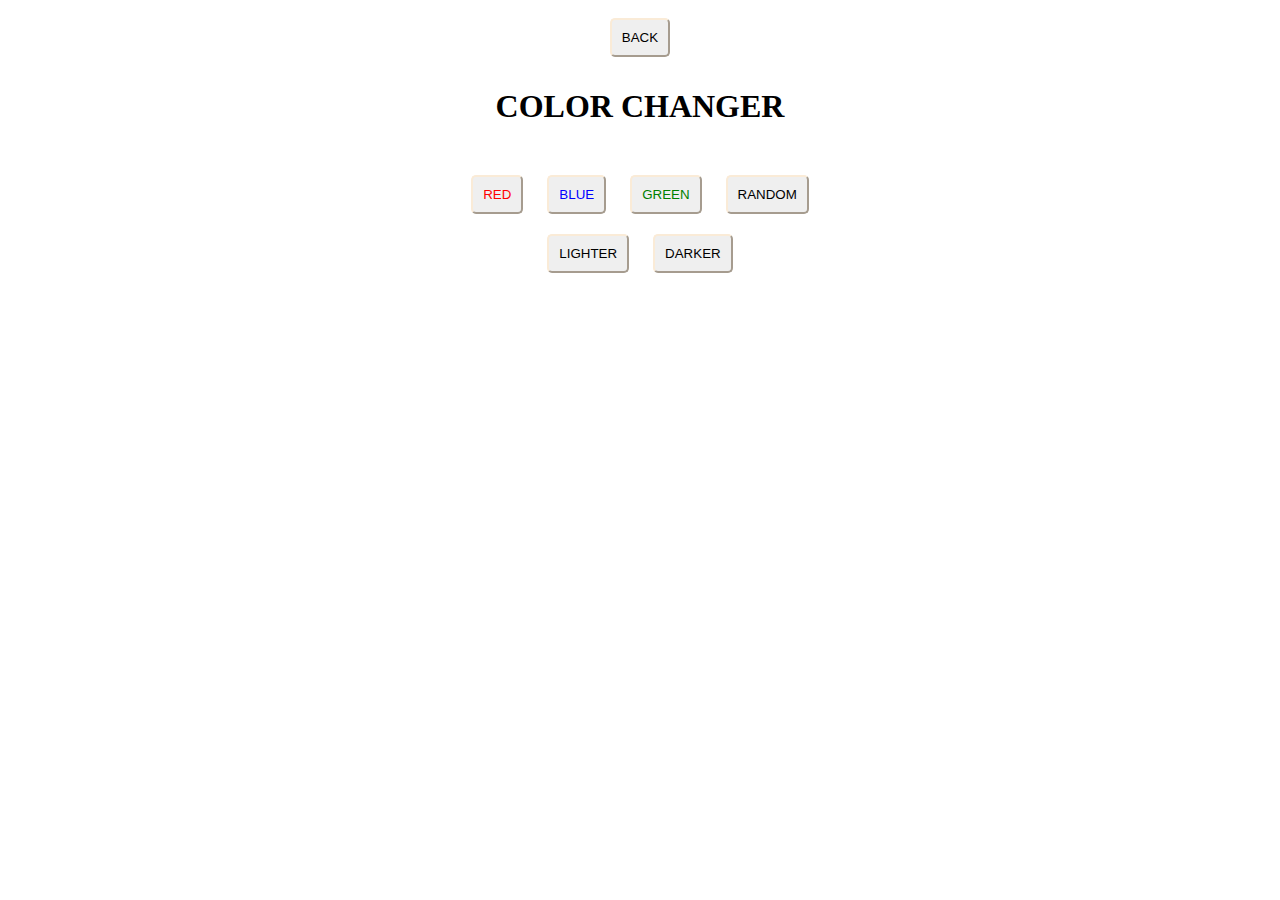
<file: color changer/index.html>
<!DOCTYPE html>
<html>
    <head>
        <title>first project</title>
        <style>
            html{
                text-align: center;
            }

            button{
                text-transform: uppercase;
                border-radius: 5px;
                border: 2px antiquewhite outset;
                padding: 10px;
                margin: 10px;
                width: auto;
            }

            button:hover{
                border: 1px paleturquoise inset;
            }

            .red{
                color: red;
            }

            .blue{
                color: blue;
            }

            .green{
                color: green;
            }

            .ran{
                color: black;
            }

            body{
                background-color: white;
            }


        </style>
    </head>
    <body>
        
    <button class="bt" onclick="window.history.back()">BACK</button>
    
        <h1 margin_left="50px" padding="10px" fontfamily="cursive">COLOR CHANGER</h1>
        <br>
        <button class="red" onclick="set('red');">red</button>
        <button class="blue"  onclick="set('blue');">blue</button>
        <button class="green"  onclick="set('green');">green</button>
        <button class="ran"  onclick= "random()">random</button>
        <br>
        <button class="lighter"  onclick= "lighter()">lighter</button>
        <button class="darker"  onclick= "darker()">darker</button>
        <script src="canvas.js"></script>
    </body>
</html>
</file>
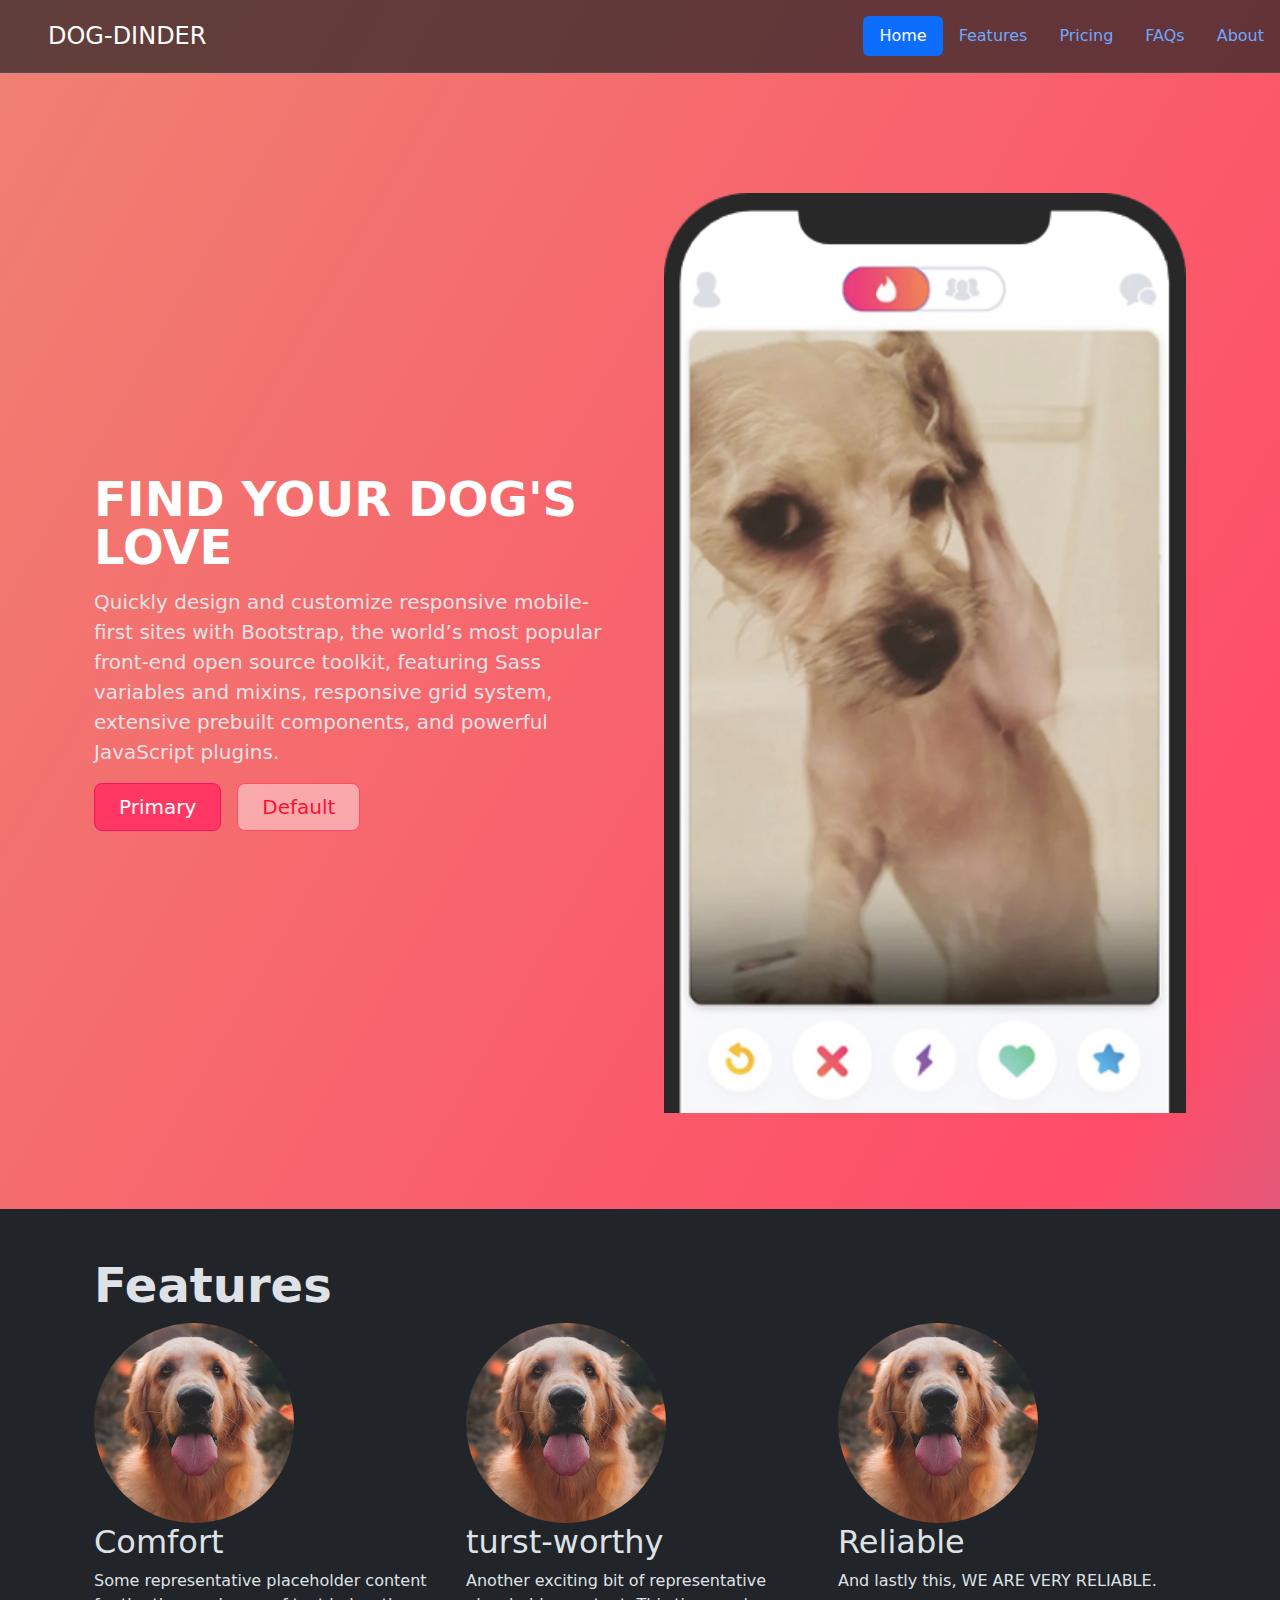
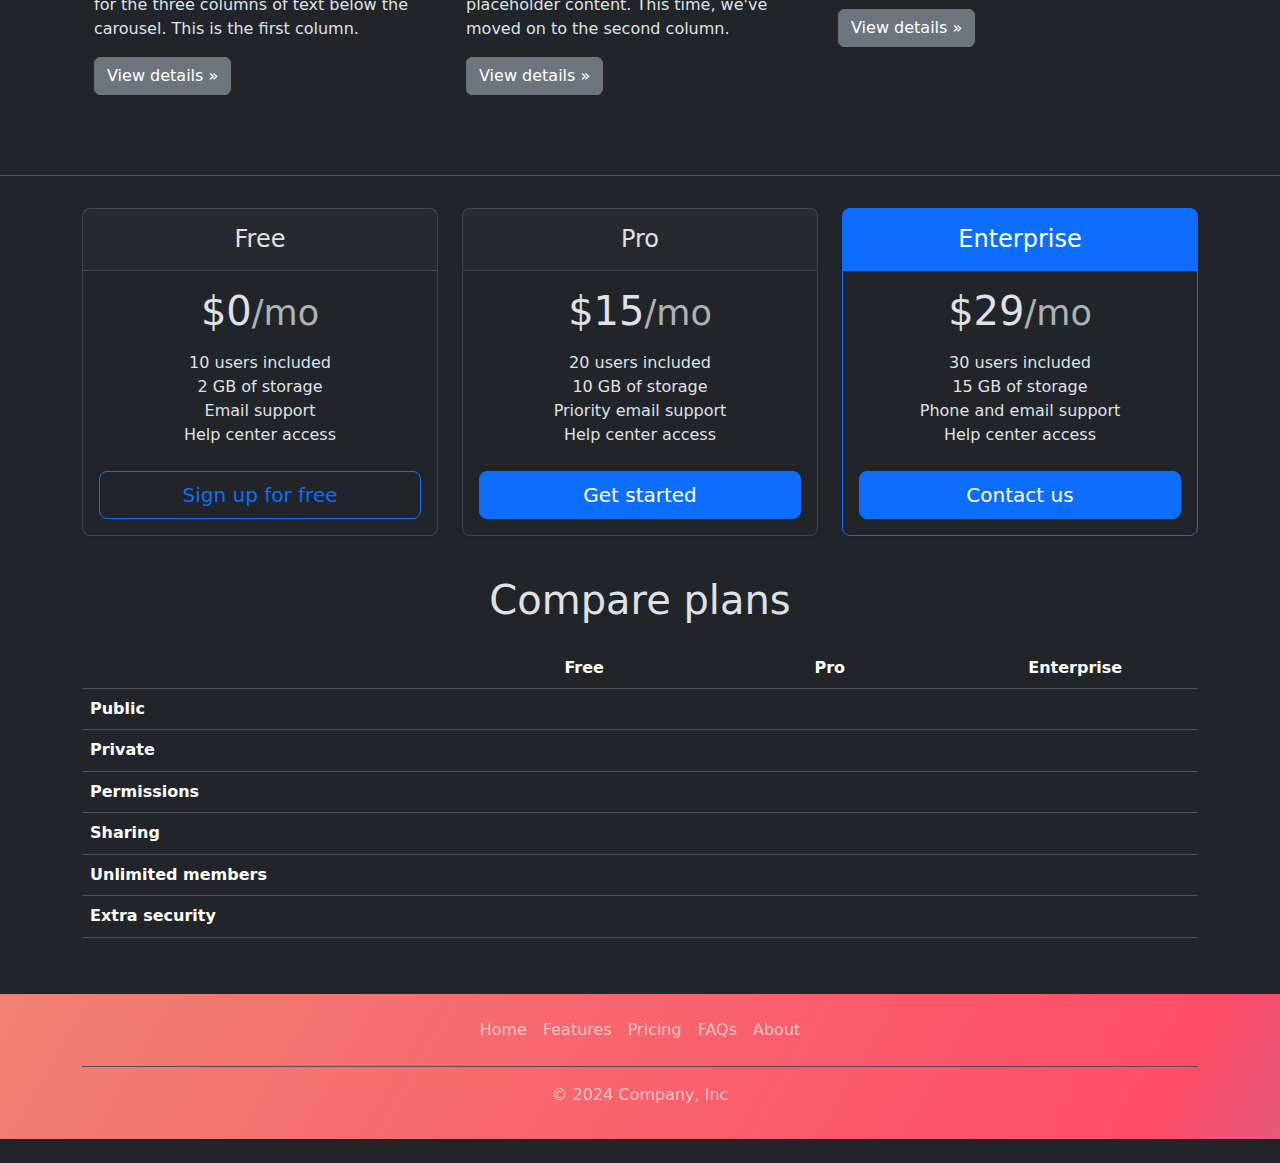
<file: bootstrap_web.html>
<!DOCTYPE html>
<html lang="en" data-bs-theme="dark">

<head>
  <meta charset="UTF-8">
  <meta name="viewport" content="width=device-width, initial-scale=1.0">
  <title>TinDog</title>
  <link href="https://cdn.jsdelivr.net/npm/bootstrap@5.3.3/dist/css/bootstrap.min.css" rel="stylesheet" integrity="sha384-QWTKZyjpPEjISv5WaRU9OFeRpok6YctnYmDr5pNlyT2bRjXh0JMhjY6hW+ALEwIH" crossorigin="anonymous">
  <link rel="stylesheet" href="./css/style.css">
  <style>
    body {
      padding: 0;
      margin: 0;
    }

    .but_2{
    
      background-color: rgba(255, 255, 255, 0.423);
      color: #fd0f33;
      border-color: #ff4c68;}
    
    .but_2:hover{
      background-color: #fe2b4b8b;
      color: white;
      border-color: whitesmoke;
    }

    .but_1{
      background-color: rgb(255, 55, 98);
      color: white;
      border-color: rgb(242, 19, 101);
}
    
    .but_1:hover{
      background-color:rgb(254, 29, 123);
      border-color: rgb(255, 2, 133);
    }
  </style>
</head>

<body>
  <section id="main ">
  <div class="gradient-background">  
  <!-- navbar -->
  <div class="nav_color">
    <header class="d-flex flex-wrap justify-content-center py-3 mb-4 border-bottom">
      <a href="/" class="d-flex align-items-center mb-3 mb-md-0 me-md-auto link-body-emphasis text-decoration-none">
        <svg class="bi me-2" width="40" height="32"><use xlink:href="#bootstrap"></use></svg>
        <span class="fs-4">DOG-DINDER</span>
      </a>

      <ul class="nav nav-pills">
        <li class="nav-item"><a href="#" class="nav-link active" aria-current="page">Home</a></li>
        <li class="nav-item"><a href="#" class="nav-link">Features</a></li>
        <li class="nav-item"><a href="#" class="nav-link">Pricing</a></li>
        <li class="nav-item"><a href="#" class="nav-link">FAQs</a></li>
        <li class="nav-item"><a href="#" class="nav-link">About</a></li>
      </ul>
    </header>
  </div>
  <!-- mainpage -->
  <div class="container col-xxl-8 px-4 py-5 ">
    <div class="row flex-lg-row-reverse align-items-center g-5 py-5">
      <div class="col-10 col-sm-8 col-lg-6">
        <img src="./images/iphone.png" class="d-block mx-lg-auto img-fluid" alt="Bootstrap Themes" width="700" height="500" loading="lazy">
      </div>
      <div class="col-lg-6">
        <h1 class="display-5 fw-bold text-body-emphasis lh-1 mb-3">FIND YOUR DOG'S LOVE</h1>
        <p class="lead">Quickly design and customize responsive mobile-first sites with Bootstrap, the world’s most popular front-end open source toolkit, featuring Sass variables and mixins, responsive grid system, extensive prebuilt components, and powerful JavaScript plugins.</p>
        <div class="d-grid gap-2 d-md-flex justify-content-md-start">
          <button type="button" class="btn btn-primary btn-lg px-4 me-md-2 but_1">Primary</button>
          <button type="button" class="btn btn-outline-secondary btn-lg px-4 but_2">Default</button>
        </div>
      </div>
    </div>
  </div>
  </div>
  </section>


<!-- features -->
  <section id="features m-6">
  <div class="container col-xxl-8 px-4 py-5">
    <h1 class="display-5 fw-bold">Features</h1>
    <div class="row">

      <div class="col-lg-4">
        <div class="pfp_image"><img width="200" height="200" src="./images/dog-img.jpg" alt="" style="border-radius: 50%;"></div>
        <h2 class="fw-normal">Comfort</h2>
        <p>Some representative placeholder content for the three columns of text below the carousel. This is the first column.</p>
        <p><a class="btn btn-secondary" href="#">View details »</a></p>
      </div><!-- /.col-lg-4 -->

      <div class="col-lg-4">
        <div class="pfp_image"><img width="200" height="200" src="./images/dog-img.jpg" alt="" style="border-radius: 50%;"></div>
        <h2 class="fw-normal">turst-worthy</h2>
        <p>Another exciting bit of representative placeholder content. This time, we've moved on to the second column.</p>
        <p><a class="btn btn-secondary" href="#">View details »</a></p>
      </div><!-- /.col-lg-4 -->

      <div class="col-lg-4">
        <div class="pfp_image"><img width="200" height="200" src="./images/dog-img.jpg" alt="" style="border-radius: 50%;"></div>
        <h2 class="fw-normal">Reliable</h2>
        <p>And lastly this, WE ARE VERY RELIABLE.</p> 
        <p><a class="btn btn-secondary" href="#">View details »</a></p>
      </div><!-- /.col-lg-4 -->

    </div>
  </div>
  </section>
  <hr>

<section id="pricing">
    <div class="container py-3">    
      <main>
        <div class="row row-cols-1 row-cols-md-3 mb-3 text-center">
          <div class="col">
            <div class="card mb-4 rounded-3 shadow-sm">
              <div class="card-header py-3">
                <h4 class="my-0 fw-normal">Free</h4>
              </div>
              <div class="card-body">
                <h1 class="card-title pricing-card-title">$0<small class="text-body-secondary fw-light">/mo</small></h1>
                <ul class="list-unstyled mt-3 mb-4">
                  <li>10 users included</li>
                  <li>2 GB of storage</li>
                  <li>Email support</li>
                  <li>Help center access</li>
                </ul>
                <button type="button" class="w-100 btn btn-lg btn-outline-primary">Sign up for free</button>
              </div>
            </div>
          </div>
          <div class="col">
            <div class="card mb-4 rounded-3 shadow-sm">
              <div class="card-header py-3">
                <h4 class="my-0 fw-normal">Pro</h4>
              </div>
              <div class="card-body">
                <h1 class="card-title pricing-card-title">$15<small class="text-body-secondary fw-light">/mo</small></h1>
                <ul class="list-unstyled mt-3 mb-4">
                  <li>20 users included</li>
                  <li>10 GB of storage</li>
                  <li>Priority email support</li>
                  <li>Help center access</li>
                </ul>
                <button type="button" class="w-100 btn btn-lg btn-primary">Get started</button>
              </div>
            </div>
          </div>
          <div class="col">
            <div class="card mb-4 rounded-3 shadow-sm border-primary">
              <div class="card-header py-3 text-bg-primary border-primary">
                <h4 class="my-0 fw-normal">Enterprise</h4>
              </div>
              <div class="card-body">
                <h1 class="card-title pricing-card-title">$29<small class="text-body-secondary fw-light">/mo</small></h1>
                <ul class="list-unstyled mt-3 mb-4">
                  <li>30 users included</li>
                  <li>15 GB of storage</li>
                  <li>Phone and email support</li>
                  <li>Help center access</li>
                </ul>
                <button type="button" class="w-100 btn btn-lg btn-primary">Contact us</button>
              </div>
            </div>
          </div>
        </div>
    
        <h2 class="display-6 text-center mb-4">Compare plans</h2>
    
        <div class="table-responsive">
          <table class="table text-center">
            <thead>
              <tr>
                <th style="width: 34%;"></th>
                <th style="width: 22%;">Free</th>
                <th style="width: 22%;">Pro</th>
                <th style="width: 22%;">Enterprise</th>
              </tr>
            </thead>
            <tbody>
              <tr>
                <th scope="row" class="text-start">Public</th>
                <td><svg class="bi" width="24" height="24"><use xlink:href="#check"></use></svg></td>
                <td><svg class="bi" width="24" height="24"><use xlink:href="#check"></use></svg></td>
                <td><svg class="bi" width="24" height="24"><use xlink:href="#check"></use></svg></td>
              </tr>
              <tr>
                <th scope="row" class="text-start">Private</th>
                <td></td>
                <td><svg class="bi" width="24" height="24"><use xlink:href="#check"></use></svg></td>
                <td><svg class="bi" width="24" height="24"><use xlink:href="#check"></use></svg></td>
              </tr>
            </tbody>
    
            <tbody>
              <tr>
                <th scope="row" class="text-start">Permissions</th>
                <td><svg class="bi" width="24" height="24"><use xlink:href="#check"></use></svg></td>
                <td><svg class="bi" width="24" height="24"><use xlink:href="#check"></use></svg></td>
                <td><svg class="bi" width="24" height="24"><use xlink:href="#check"></use></svg></td>
              </tr>
              <tr>
                <th scope="row" class="text-start">Sharing</th>
                <td></td>
                <td><svg class="bi" width="24" height="24"><use xlink:href="#check"></use></svg></td>
                <td><svg class="bi" width="24" height="24"><use xlink:href="#check"></use></svg></td>
              </tr>
              <tr>
                <th scope="row" class="text-start">Unlimited members</th>
                <td></td>
                <td><svg class="bi" width="24" height="24"><use xlink:href="#check"></use></svg></td>
                <td><svg class="bi" width="24" height="24"><use xlink:href="#check"></use></svg></td>
              </tr>
              <tr>
                <th scope="row" class="text-start">Extra security</th>
                <td></td>
                <td></td>
                <td><svg class="bi" width="24" height="24"><use xlink:href="#check"></use></svg></td>
              </tr>
            </tbody>
          </table>
        </div>
      </main>
    </div>
</section>
  <!-- footer -->
  <div class="gradient-background">
    <div class="container">
      <footer class="py-3 my-4">
        <ul class="nav justify-content-center border-bottom pb-3 mb-3">
          <li class="nav-item"><a href="#" class="nav-link px-2 text-body-secondary">Home</a></li>
          <li class="nav-item"><a href="#" class="nav-link px-2 text-body-secondary">Features</a></li>
          <li class="nav-item"><a href="#" class="nav-link px-2 text-body-secondary">Pricing</a></li>
          <li class="nav-item"><a href="#" class="nav-link px-2 text-body-secondary">FAQs</a></li>
          <li class="nav-item"><a href="#" class="nav-link px-2 text-body-secondary">About</a></li>
        </ul>
        <p class="text-center text-body-secondary">© 2024 Company, Inc</p>
      </footer>
    </div>
  </div>

</body>

</html>
</file>
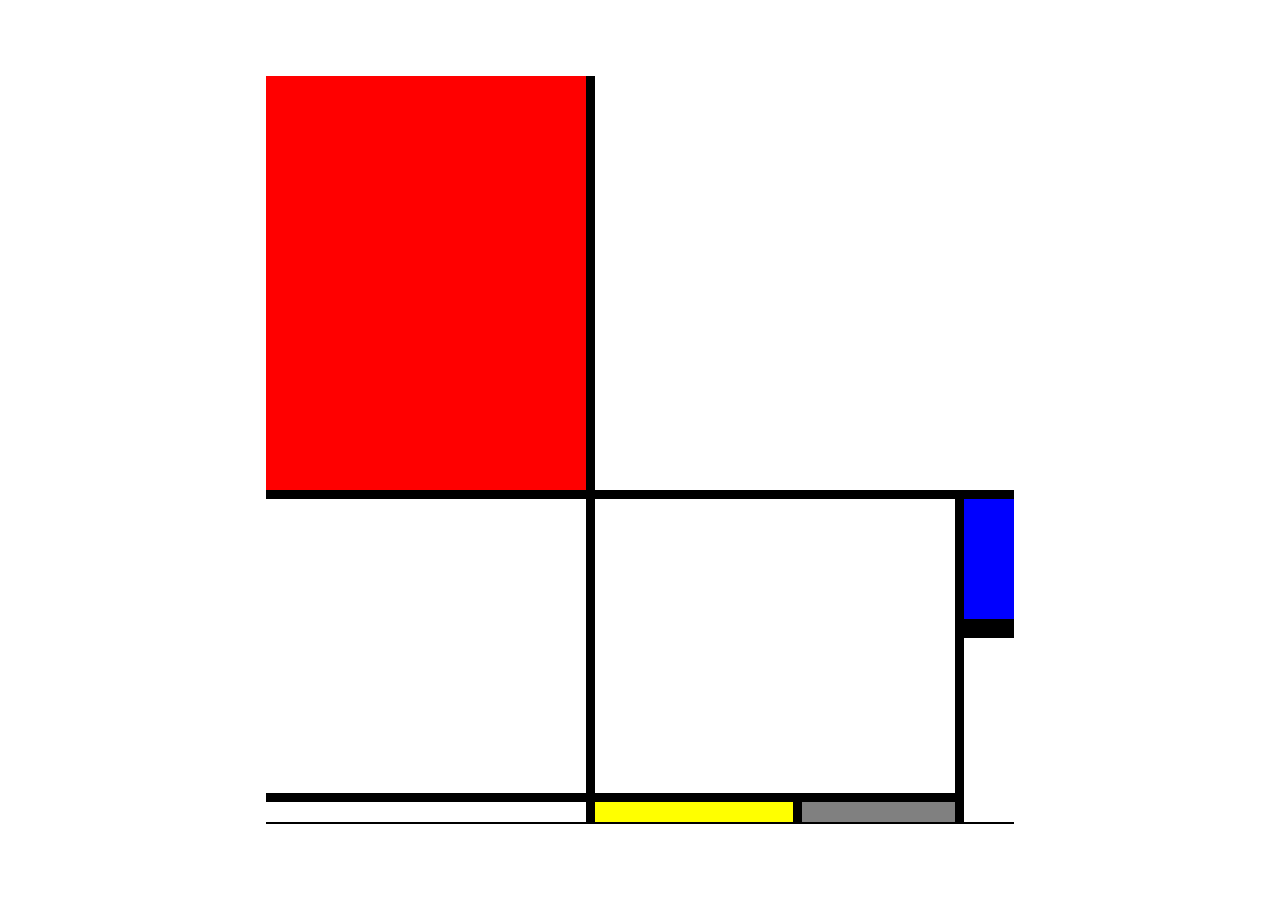
<file: css grid.html>
<!DOCTYPE html>
<html lang="en">

<head>
  <meta charset="UTF-8">
  <meta name="viewport" content="width=device-width, initial-scale=1.0">
  <title>Mondrian Project</title>
  <style>
    /* 
    Write your CSS here 
    Gap Colour: #000
    White: #F0F1EC
    Red: #E72F24
    Black: #232629
    Blue: #004592
    Yellow: #F9D01E

    For dimensions, see dimensions.png image.
    HINT: Remember you can't change the properties of grid lines.
    But grid lines are transparent!
    */

    body {
      display:flex;
      justify-content: center;
      align-items: center;
      height: 100vh;
      margin: 0;
      padding: 0;
    }

    .container {  
      display: grid;
      grid-template-rows: 414px 130px 155px 20px;
      grid-template-columns: 320px 198px 153px 50px;
      gap: 9px;
      height: 748px;
      width: 748px;
      background-color: black;
    }

    .item {
      background-color: white;
    }

    .first {
      background-color: red;
    }

    .second {
      grid-column: span 3;
    }

    .third{
      grid-row: span 2;
    }

    .fourth {
      grid-column: span 2;
      grid-row: span 2;
    }

    .fifth {
      background-color: blue;
      border-bottom: 10px solid black;
    }

    .sixth {
      grid-row: span 2;
    }

    .eigth {
      background-color: yellow;
    }

    .nineth{
      background-color: grey;
    }
    
  </style>
</head>

<body>
  <div class="container">
    <div class="item first"></div>
    <div class="item second"></div>
    <div class="item third"></div>
    <div class="item fourth"></div>
    <div class="item fifth"></div>
    <div class="item sixth"></div>
    <div class="item seventh"></div>
    <div class="item eigth"></div>
    <div class="item nineth"></div>
  </div>
  <!-- Write your HTML here -->
</body>

</html>
</file>
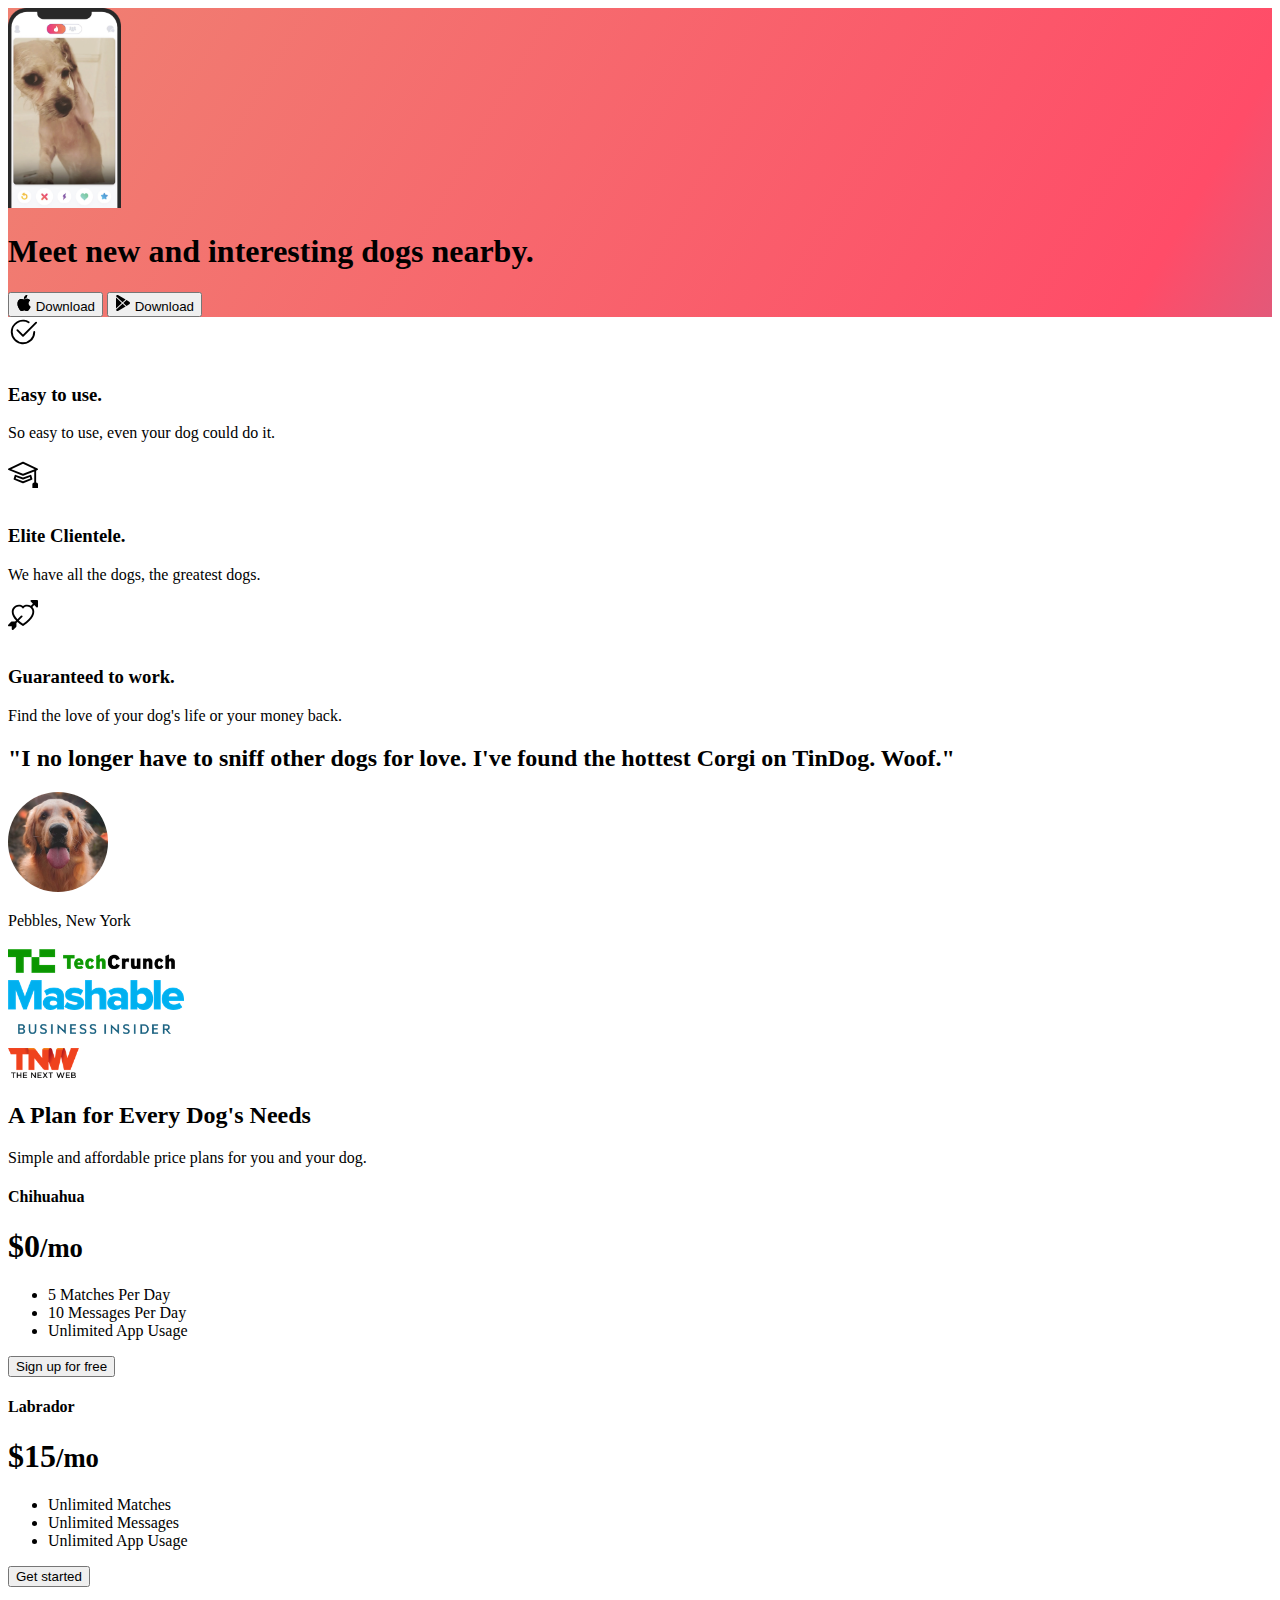
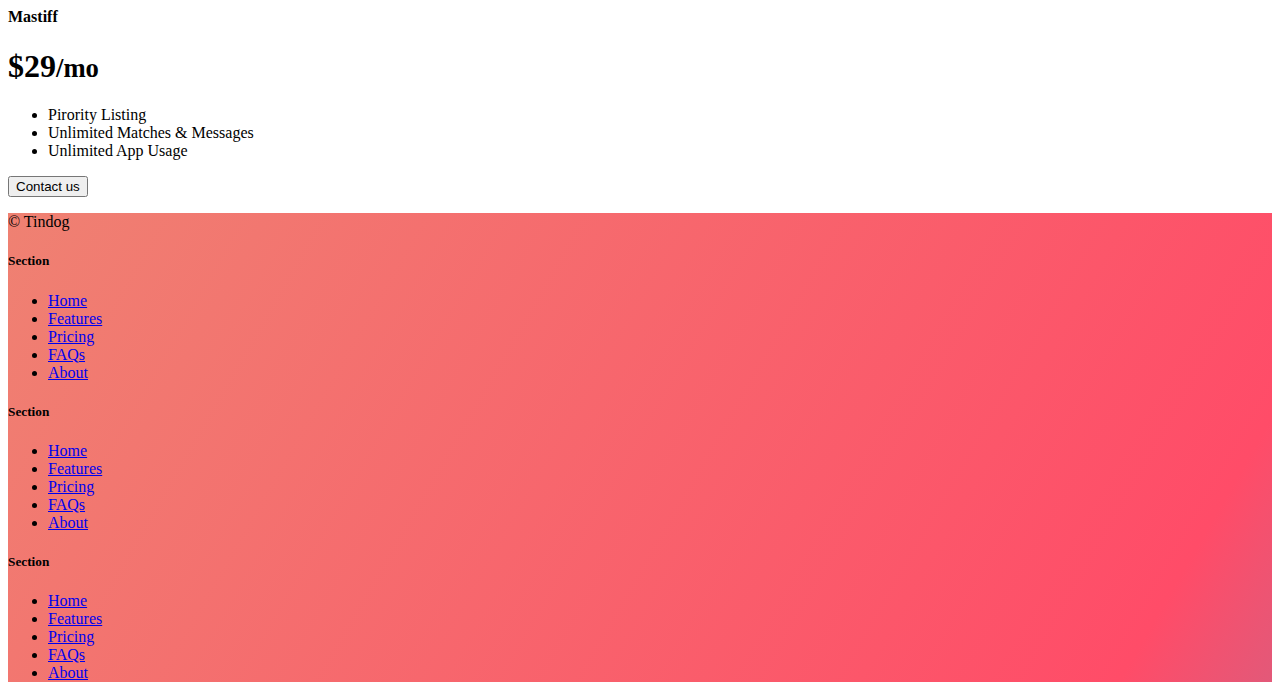
<file: solution.html>
<!DOCTYPE html>
<html lang="en">

<head>
  <meta charset="UTF-8">
  <meta name="viewport" content="width=device-width, initial-scale=1.0">
  <title>TinDog</title>
  <link href="https://cdn.jsdelivr.net/npm/bootstrap@5.3.0-alpha3/dist/css/bootstrap.min.css" rel="stylesheet"
    integrity="sha384-KK94CHFLLe+nY2dmCWGMq91rCGa5gtU4mk92HdvYe+M/SXH301p5ILy+dN9+nJOZ" crossorigin="anonymous">
  <link rel="stylesheet" href="./css/solution.css">
</head>

<body>


  <!-- Title -->
  <section id="title" class="gradient-background">

    <div class="container col-xxl-8 px-4 pt-5">
      <div class="row flex-lg-row-reverse align-items-center g-5 pt-5">
        <div class="col-10 col-sm-8 col-lg-6">
          <img src="./images/iphone.png" class="d-block mx-lg-auto img-fluid" alt="Bootstrap Themes" height="200"
            loading="lazy">
        </div>
        <div class="col-lg-6">
          <h1 class="display-5 fw-bold text-body-emphasis lh-1 mb-3">Meet new and interesting dogs nearby.</h1>

          <div class="d-grid gap-2 d-md-flex justify-content-md-start">
            <button type="button" class="btn btn-light btn-lg px-4 me-md-2"><svg xmlns="http://www.w3.org/2000/svg"
                width="16" height="16" fill="currentColor" class="bi bi-apple mb-1" viewBox="0 0 16 16">
                <path
                  d="M11.182.008C11.148-.03 9.923.023 8.857 1.18c-1.066 1.156-.902 2.482-.878 2.516.024.034 1.52.087 2.475-1.258.955-1.345.762-2.391.728-2.43Zm3.314 11.733c-.048-.096-2.325-1.234-2.113-3.422.212-2.189 1.675-2.789 1.698-2.854.023-.065-.597-.79-1.254-1.157a3.692 3.692 0 0 0-1.563-.434c-.108-.003-.483-.095-1.254.116-.508.139-1.653.589-1.968.607-.316.018-1.256-.522-2.267-.665-.647-.125-1.333.131-1.824.328-.49.196-1.422.754-2.074 2.237-.652 1.482-.311 3.83-.067 4.56.244.729.625 1.924 1.273 2.796.576.984 1.34 1.667 1.659 1.899.319.232 1.219.386 1.843.067.502-.308 1.408-.485 1.766-.472.357.013 1.061.154 1.782.539.571.197 1.111.115 1.652-.105.541-.221 1.324-1.059 2.238-2.758.347-.79.505-1.217.473-1.282Z" />
                <path
                  d="M11.182.008C11.148-.03 9.923.023 8.857 1.18c-1.066 1.156-.902 2.482-.878 2.516.024.034 1.52.087 2.475-1.258.955-1.345.762-2.391.728-2.43Zm3.314 11.733c-.048-.096-2.325-1.234-2.113-3.422.212-2.189 1.675-2.789 1.698-2.854.023-.065-.597-.79-1.254-1.157a3.692 3.692 0 0 0-1.563-.434c-.108-.003-.483-.095-1.254.116-.508.139-1.653.589-1.968.607-.316.018-1.256-.522-2.267-.665-.647-.125-1.333.131-1.824.328-.49.196-1.422.754-2.074 2.237-.652 1.482-.311 3.83-.067 4.56.244.729.625 1.924 1.273 2.796.576.984 1.34 1.667 1.659 1.899.319.232 1.219.386 1.843.067.502-.308 1.408-.485 1.766-.472.357.013 1.061.154 1.782.539.571.197 1.111.115 1.652-.105.541-.221 1.324-1.059 2.238-2.758.347-.79.505-1.217.473-1.282Z" />
              </svg> Download</button>
            <button type="button" class="btn btn-outline-light btn-lg px-4"><svg xmlns="http://www.w3.org/2000/svg"
                width="16" height="16" fill="currentColor" class="bi bi-google-play mb-1" viewBox="0 0 16 16">
                <path
                  d="M14.222 9.374c1.037-.61 1.037-2.137 0-2.748L11.528 5.04 8.32 8l3.207 2.96 2.694-1.586Zm-3.595 2.116L7.583 8.68 1.03 14.73c.201 1.029 1.36 1.61 2.303 1.055l7.294-4.295ZM1 13.396V2.603L6.846 8 1 13.396ZM1.03 1.27l6.553 6.05 3.044-2.81L3.333.215C2.39-.341 1.231.24 1.03 1.27Z" />
              </svg> Download</button>
          </div>
        </div>
      </div>
    </div>
  </section>
  <!-- Features -->
  <section id="features">
    <div class="container mt-5">
      <div class="row g-4 py-5 row-cols-1 row-cols-lg-3">
        <div class="col d-flex align-items-start">
          <div
            class="icon-square text-body-emphasis bg-body-secondary d-inline-flex align-items-center justify-content-center fs-4 flex-shrink-0 me-3">
            <svg xmlns="http://www.w3.org/2000/svg" height="30" fill="currentColor" class="bi bi-check2-circle"
              viewBox="0 0 16 16">
              <path
                d="M2.5 8a5.5 5.5 0 0 1 8.25-4.764.5.5 0 0 0 .5-.866A6.5 6.5 0 1 0 14.5 8a.5.5 0 0 0-1 0 5.5 5.5 0 1 1-11 0z" />
              <path
                d="M15.354 3.354a.5.5 0 0 0-.708-.708L8 9.293 5.354 6.646a.5.5 0 1 0-.708.708l3 3a.5.5 0 0 0 .708 0l7-7z" />
            </svg>
          </div>
          <div>
            <h3 class="fs-2">Easy to use.</h3>
            <p>So easy to use, even your dog could do it.</p>

          </div>
        </div>
        <div class="col d-flex align-items-start">
          <div
            class="icon-square text-body-emphasis bg-body-secondary d-inline-flex align-items-center justify-content-center fs-4 flex-shrink-0 me-3">
            <svg xmlns="http://www.w3.org/2000/svg" height="30" fill="currentColor" class="bi bi-mortarboard"
              viewBox="0 0 16 16">
              <path
                d="M8.211 2.047a.5.5 0 0 0-.422 0l-7.5 3.5a.5.5 0 0 0 .025.917l7.5 3a.5.5 0 0 0 .372 0L14 7.14V13a1 1 0 0 0-1 1v2h3v-2a1 1 0 0 0-1-1V6.739l.686-.275a.5.5 0 0 0 .025-.917l-7.5-3.5ZM8 8.46 1.758 5.965 8 3.052l6.242 2.913L8 8.46Z" />
              <path
                d="M4.176 9.032a.5.5 0 0 0-.656.327l-.5 1.7a.5.5 0 0 0 .294.605l4.5 1.8a.5.5 0 0 0 .372 0l4.5-1.8a.5.5 0 0 0 .294-.605l-.5-1.7a.5.5 0 0 0-.656-.327L8 10.466 4.176 9.032Zm-.068 1.873.22-.748 3.496 1.311a.5.5 0 0 0 .352 0l3.496-1.311.22.748L8 12.46l-3.892-1.556Z" />
            </svg>
          </div>
          <div>
            <h3 class="fs-2">Elite Clientele.</h3>
            <p>We have all the dogs, the greatest dogs.</p>

          </div>
        </div>
        <div class="col d-flex align-items-start">
          <div
            class="icon-square text-body-emphasis bg-body-secondary d-inline-flex align-items-center justify-content-center fs-4 flex-shrink-0 me-3">
            <svg xmlns="http://www.w3.org/2000/svg" height="30" fill="currentColor" class="bi bi-arrow-through-heart"
              viewBox="0 0 16 16">
              <path fill-rule="evenodd"
                d="M2.854 15.854A.5.5 0 0 1 2 15.5V14H.5a.5.5 0 0 1-.354-.854l1.5-1.5A.5.5 0 0 1 2 11.5h1.793l.53-.53c-.771-.802-1.328-1.58-1.704-2.32-.798-1.575-.775-2.996-.213-4.092C3.426 2.565 6.18 1.809 8 3.233c1.25-.98 2.944-.928 4.212-.152L13.292 2 12.147.854A.5.5 0 0 1 12.5 0h3a.5.5 0 0 1 .5.5v3a.5.5 0 0 1-.854.354L14 2.707l-1.006 1.006c.236.248.44.531.6.845.562 1.096.585 2.517-.213 4.092-.793 1.563-2.395 3.288-5.105 5.08L8 13.912l-.276-.182a21.86 21.86 0 0 1-2.685-2.062l-.539.54V14a.5.5 0 0 1-.146.354l-1.5 1.5Zm2.893-4.894A20.419 20.419 0 0 0 8 12.71c2.456-1.666 3.827-3.207 4.489-4.512.679-1.34.607-2.42.215-3.185-.817-1.595-3.087-2.054-4.346-.761L8 4.62l-.358-.368c-1.259-1.293-3.53-.834-4.346.761-.392.766-.464 1.845.215 3.185.323.636.815 1.33 1.519 2.065l1.866-1.867a.5.5 0 1 1 .708.708L5.747 10.96Z" />
            </svg>
          </div>
          <div>
            <h3 class="fs-2">Guaranteed to work.</h3>
            <p>Find the love of your dog's life or your money back.</p>

          </div>
        </div>
      </div>
    </div>
  </section>
  <!-- Testimonial -->
  <section id="testimonial">
    <div class="my-5">
      <div class="p-5 text-center bg-body-tertiary">
        <div class="container py-5">
          <h2 class="text-body-emphasis">"I no longer have to sniff other dogs for love. I've found the hottest Corgi on
            TinDog. Woof."</h2>
          <img class="profile-img mt-5" src="./images/dog-img.jpg" alt="dog image">
          <p class="col-lg-8 mx-auto lead mt-2">
            Pebbles, New York
          </p>
        </div>

        <div class="container">
          <div class="row">
            <div class="col-lg-3 col-sm-12">
              <img src="./images/techcrunch.png" alt="techcrunch" height="30">
            </div>
            <div class="col-lg-3 col-sm-12">
              <img src="./images/mashable.png" alt="mashable" height="30">
            </div>
            <div class="col-lg-3 col-sm-12">
              <img src="./images/bizinsider.png" alt="bizinsider" height="30">
            </div>
            <div class="col-lg-3 col-sm-12">
              <img src="./images/tnw.png" alt="tnw" height="30">
            </div>
          </div>
        </div>
      </div>
    </div>
  </section>
  <!-- Pricing -->
  <section id="pricing">
    <div class="container">
      <div class="pricing-header p-3 pb-md-4 mx-auto text-center">
        <h2 class="display-4 fw-normal">A Plan for Every Dog's Needs</h2>
        <p class="fs-5 text-body-secondary">Simple and affordable price plans for you and your dog.
      </div>
      <div class="row row-cols-1 row-cols-md-3 mb-3 text-center">
        <div class="col">
          <div class="card mb-4 rounded-3 shadow-sm">
            <div class="card-header py-3">
              <h4 class="my-0 fw-normal">Chihuahua</h4>
            </div>
            <div class="card-body">
              <h1 class="card-title pricing-card-title">$0<small class="text-body-secondary fw-light">/mo</small></h1>
              <ul class="list-unstyled mt-3 mb-4">
                <li>5 Matches Per Day</li>
                <li>10 Messages Per Day</li>
                <li>Unlimited App Usage</li>
              </ul>
              <button type="button" class="w-100 btn btn-lg btn-outline-dark">Sign up for free</button>
            </div>
          </div>
        </div>
        <div class="col">
          <div class="card mb-4 rounded-3 shadow-sm">
            <div class="card-header py-3">
              <h4 class="my-0 fw-normal">Labrador</h4>
            </div>
            <div class="card-body">
              <h1 class="card-title pricing-card-title">$15<small class="text-body-secondary fw-light">/mo</small></h1>
              <ul class="list-unstyled mt-3 mb-4">
                <li>Unlimited Matches</li>
                <li>Unlimited Messages</li>
                <li>Unlimited App Usage</li>
              </ul>
              <button type="button" class="w-100 btn btn-lg btn-dark">Get started</button>
            </div>
          </div>
        </div>
        <div class="col">
          <div class="card mb-4 rounded-3 shadow-sm border-dark">
            <div class="card-header py-3 text-bg-dark border-dark">
              <h4 class="my-0 fw-normal">Mastiff</h4>
            </div>
            <div class="card-body">
              <h1 class="card-title pricing-card-title">$29<small class="text-body-secondary fw-light">/mo</small></h1>
              <ul class="list-unstyled mt-3 mb-4">
                <li>Pirority Listing</li>
                <li>Unlimited Matches & Messages</li>
                <li>Unlimited App Usage</li>
              </ul>
              <button type="button" class="w-100 btn btn-lg btn-dark">Contact us</button>
            </div>
          </div>
        </div>
      </div>
    </div>
  </section>
  <!-- Footer -->
  <section id="contact" class="gradient-background">
    <div class="container ">
      <footer class="row row-cols-1 row-cols-sm-2 row-cols-md-5 py-5 mt-5 border-top">
        <div class="col mb-3">

          <p class="text-body-secondary">© Tindog</p>
        </div>

        <div class="col mb-3">

        </div>

        <div class="col mb-3">
          <h5>Section</h5>
          <ul class="nav flex-column">
            <li class="nav-item mb-2"><a href="#" class="nav-link p-0 text-body-secondary">Home</a></li>
            <li class="nav-item mb-2"><a href="#" class="nav-link p-0 text-body-secondary">Features</a></li>
            <li class="nav-item mb-2"><a href="#" class="nav-link p-0 text-body-secondary">Pricing</a></li>
            <li class="nav-item mb-2"><a href="#" class="nav-link p-0 text-body-secondary">FAQs</a></li>
            <li class="nav-item mb-2"><a href="#" class="nav-link p-0 text-body-secondary">About</a></li>
          </ul>
        </div>

        <div class="col mb-3">
          <h5>Section</h5>
          <ul class="nav flex-column">
            <li class="nav-item mb-2"><a href="#" class="nav-link p-0 text-body-secondary">Home</a></li>
            <li class="nav-item mb-2"><a href="#" class="nav-link p-0 text-body-secondary">Features</a></li>
            <li class="nav-item mb-2"><a href="#" class="nav-link p-0 text-body-secondary">Pricing</a></li>
            <li class="nav-item mb-2"><a href="#" class="nav-link p-0 text-body-secondary">FAQs</a></li>
            <li class="nav-item mb-2"><a href="#" class="nav-link p-0 text-body-secondary">About</a></li>
          </ul>
        </div>

        <div class="col mb-3">
          <h5>Section</h5>
          <ul class="nav flex-column">
            <li class="nav-item mb-2"><a href="#" class="nav-link p-0 text-body-secondary">Home</a></li>
            <li class="nav-item mb-2"><a href="#" class="nav-link p-0 text-body-secondary">Features</a></li>
            <li class="nav-item mb-2"><a href="#" class="nav-link p-0 text-body-secondary">Pricing</a></li>
            <li class="nav-item mb-2"><a href="#" class="nav-link p-0 text-body-secondary">FAQs</a></li>
            <li class="nav-item mb-2"><a href="#" class="nav-link p-0 text-body-secondary">About</a></li>
          </ul>
        </div>
      </footer>
    </div>
  </section>
</body>

</html>
</file>
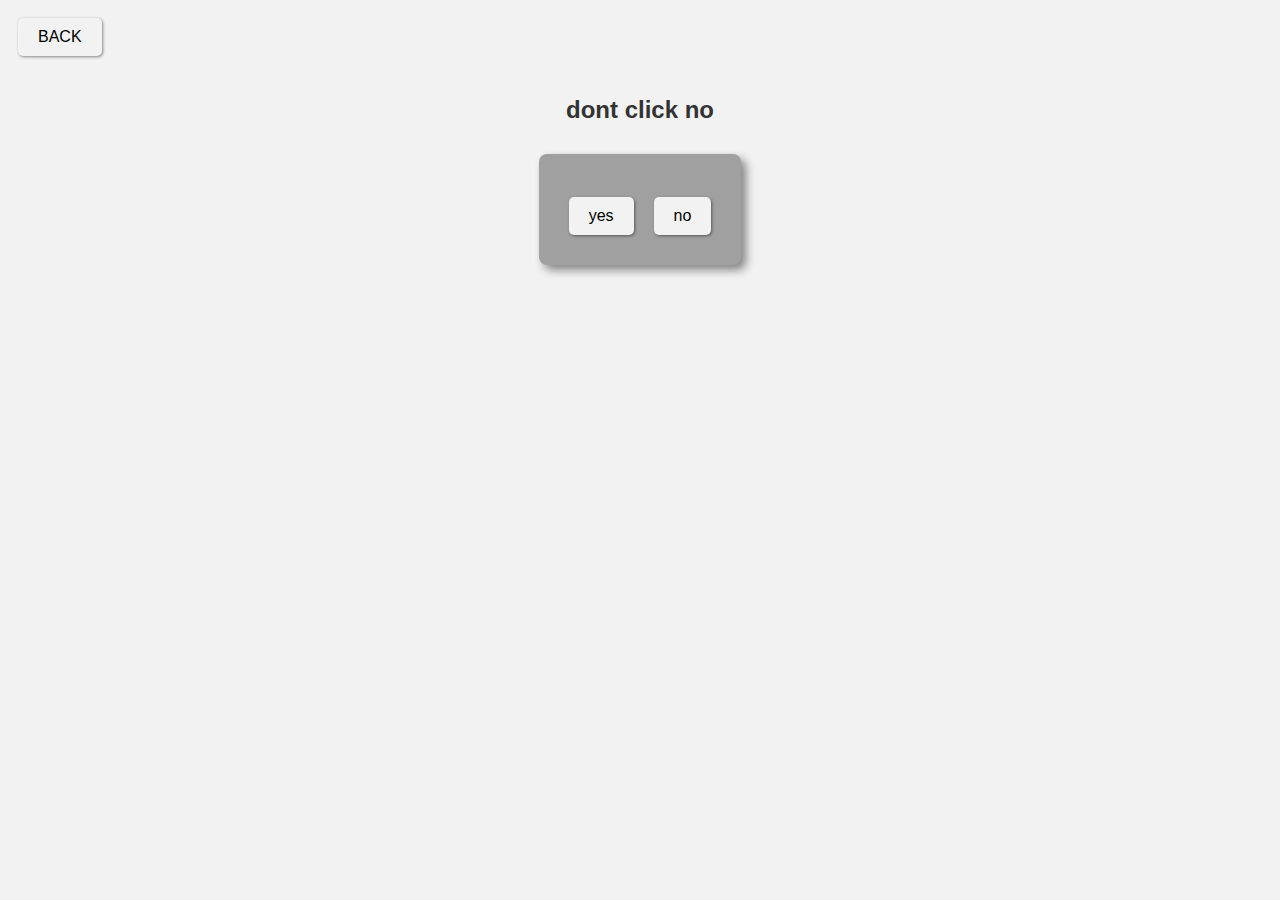
<file: new pro/page.html>
<!DOCTYPE html>
<html>
<head>
    <meta charset="utf-8">
    <link rel="stylesheet" href="style.css">
    <title>Page</title>
</head>
<body>
    <div class="bt">
    <button class="bt" onclick="window.history.back()">BACK</button>
    </div>

    <h1 id="text">dont click no</h1>
<div class="centering">
    <div id="posal">

        <div>
        <h1 id="question"></h1>
        </div>

        <div id ="btns">
            <button id="btn1">yes</button>
            <button id="btn2">no</button>
        </div>
    </div>
</div>
    <script src="fn.js"></script>
</body>
</html>
</file>
<file: css/style.css>
.gradient-background {
  background: linear-gradient(300deg, #00bfff, #ff4c68, #ef8172);
  background-size: 180% 180%;
  animation: gradient-animation 18s ease infinite;
}

@keyframes gradient-animation {
  0% {
    background-position: 0% 50%;
  }
  50% {
    background-position: 100% 50%;
  }
  100% {
    background-position: 0% 50%;
  }
}

.icon-square {
  width: 3rem;
  height: 3rem;
  border-radius: 0.75rem;
}

.profile-img {
  height: 100px;
  border-radius: 50%;
}

.nav_color{
  background-color:rgba(35, 35, 35, 0.698);
}
</file>
<file: css/solution.css>
.gradient-background {
  background: linear-gradient(300deg, #00bfff, #ff4c68, #ef8172);
  background-size: 180% 180%;
  animation: gradient-animation 18s ease infinite;
}

@keyframes gradient-animation {
  0% {
    background-position: 0% 50%;
  }
  50% {
    background-position: 100% 50%;
  }
  100% {
    background-position: 0% 50%;
  }
}

.icon-square {
  width: 3rem;
  height: 3rem;
  border-radius: 0.75rem;
}

.profile-img {
  border-radius: 50%;
  height: 100px;
}
</file>
<file: new pro/style.css>
body{
    background-color: #f2f2f2;
}

.centering{
    display: flex;
    justify-content: center;
    align-items: center;
}
#posal{
    display: flex;
    justify-content: center;
    flex-direction: column;
    padding: 20px;
    background-color: rgb(160, 160, 160);
    box-shadow: 5px 5px 10px #00000075;
    font-family: Arial, sans-serif;
    border-radius: 8px;
    width: fit-content;
    height: fit-content;
}
button{
    padding: 10px;
    margin: 10px;
    background-color: #f2f2f2;
    border: none;
    border-radius: 5px;
    cursor: pointer;
    font-size: 16px;
    box-shadow: 1px 1px 3px #00000075;
    width: auto;
    padding: 10px 20px;
}

button:hover{
    translate: 0px 1px;
    /* background-color: rgba(241, 172, 241, 0.521); */
}

#question{
    text-align: center;
    font-size: 20px;
    text-transform: uppercase; ;
}

#btns{
    display: flex;
    justify-content: center;
}

#text{
    margin: 30px;
    justify-content: center;
    text-align: center;
    font-family: Arial, sans-serif;
    font-size: 24px;
    color: #333;
}
#text:hover{
    color: #f00;
    cursor: pointer;
}

#btn1:hover{
    background-color: rgba(0, 255, 0, 0.445);
}
#btn2:hover{
    background-color: rgba(255, 0, 0, 0.404);
}
</file>
